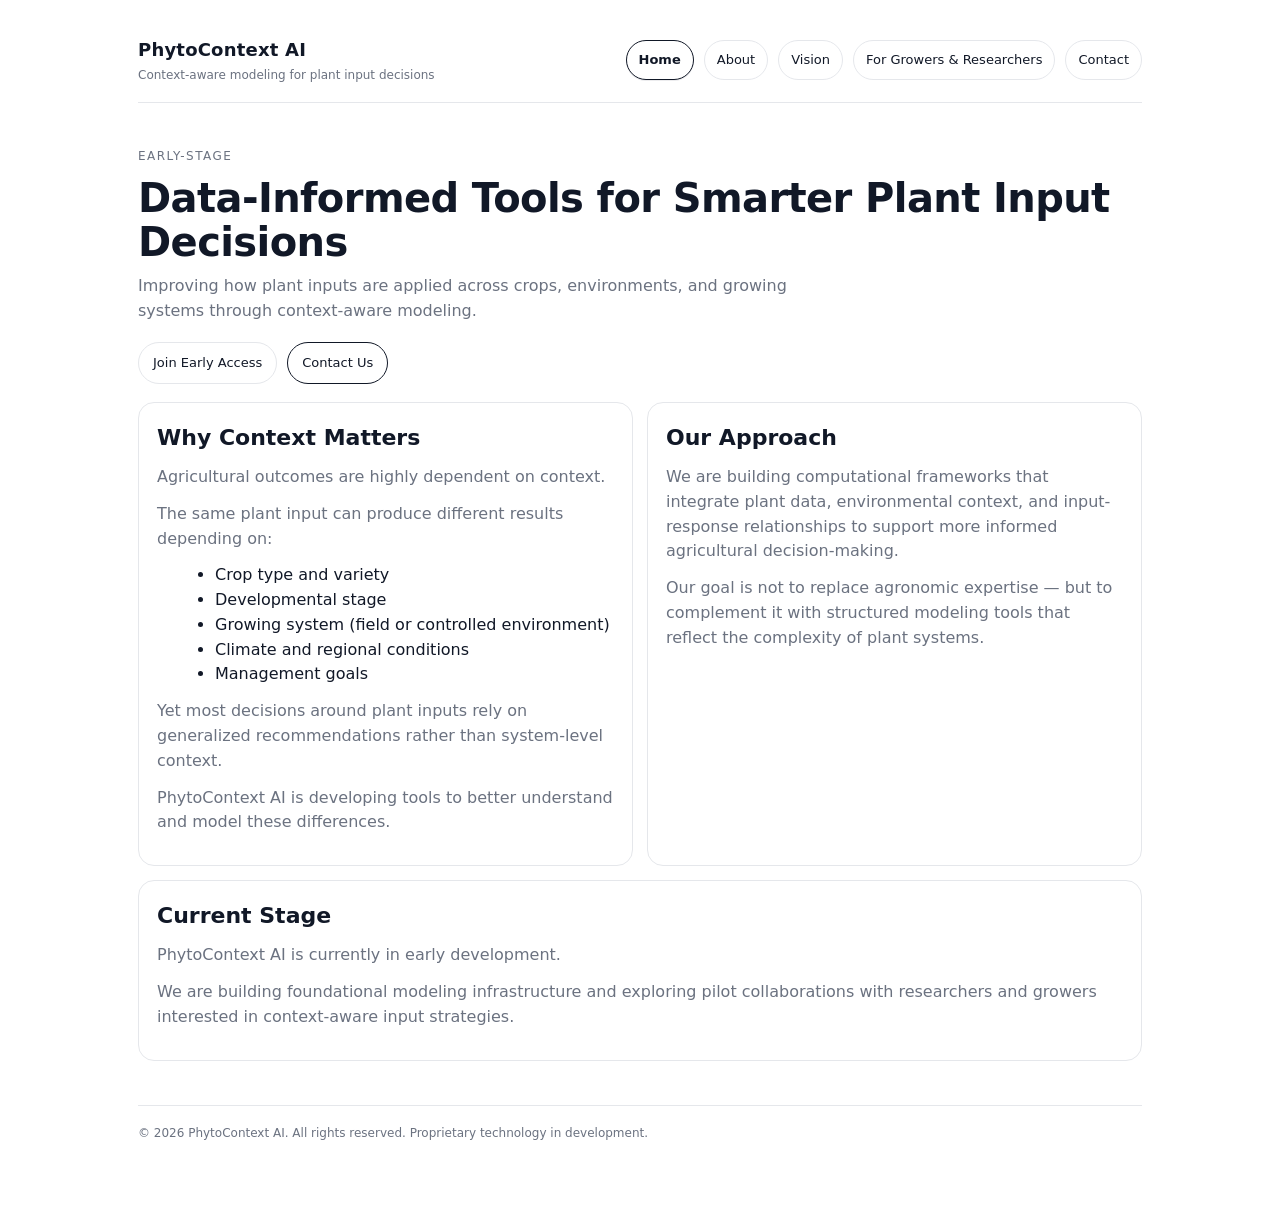
<file: index.html>
<!doctype html>
<html lang="en">
<head>
  <meta charset="utf-8"/>
  <meta name="viewport" content="width=device-width,initial-scale=1"/>
  <title>PhytoContext AI — Home</title>
  <link rel="stylesheet" href="styles.css"/>
</head>
<body>
<div class="wrap">
  <header>
    <div class="brand">
      <div class="name">PhytoContext AI</div>
      <div class="tag">Context-aware modeling for plant input decisions</div>
    </div>
    <nav>
      <a class="navlink active" href="index.html">Home</a>
      <a class="navlink" href="about.html">About</a>
      <a class="navlink" href="vision.html">Vision</a>
      <a class="navlink" href="growers.html">For Growers & Researchers</a>
      <a class="navlink" href="contact.html">Contact</a>
    </nav>
  </header>

  <section class="hero">
    <div class="kicker">Early-stage</div>
    <h1>Data-Informed Tools for Smarter Plant Input Decisions</h1>
    <p class="lead">
      Improving how plant inputs are applied across crops, environments, and growing systems through context-aware modeling.
    </p>
    <div class="cta">
      <a class="btn secondary" href="contact.html">Join Early Access</a>
      <a class="btn" href="contact.html">Contact Us</a>
    </div>
  </section>

  <div class="grid">
    <section class="card col6">
      <h2>Why Context Matters</h2>
      <p class="muted">Agricultural outcomes are highly dependent on context.</p>
      <p class="muted">The same plant input can produce different results depending on:</p>
      <ul>
        <li>Crop type and variety</li>
        <li>Developmental stage</li>
        <li>Growing system (field or controlled environment)</li>
        <li>Climate and regional conditions</li>
        <li>Management goals</li>
      </ul>
      <p class="muted" style="margin-top:12px">
        Yet most decisions around plant inputs rely on generalized recommendations rather than system-level context.
      </p>
      <p class="muted">
        PhytoContext AI is developing tools to better understand and model these differences.
      </p>
    </section>

    <section class="card col6">
      <h2>Our Approach</h2>
      <p class="muted">
        We are building computational frameworks that integrate plant data, environmental context,
        and input-response relationships to support more informed agricultural decision-making.
      </p>
      <p class="muted">
        Our goal is not to replace agronomic expertise — but to complement it with structured modeling tools
        that reflect the complexity of plant systems.
      </p>
    </section>

    <section class="card col12">
      <h2>Current Stage</h2>
      <p class="muted">PhytoContext AI is currently in early development.</p>
      <p class="muted">
        We are building foundational modeling infrastructure and exploring pilot collaborations with researchers and growers
        interested in context-aware input strategies.
      </p>
    </section>
  </div>

  <div class="footer">
    © 2026 PhytoContext AI. All rights reserved. Proprietary technology in development.
  </div>
</div>
</body>
</html>
</file>
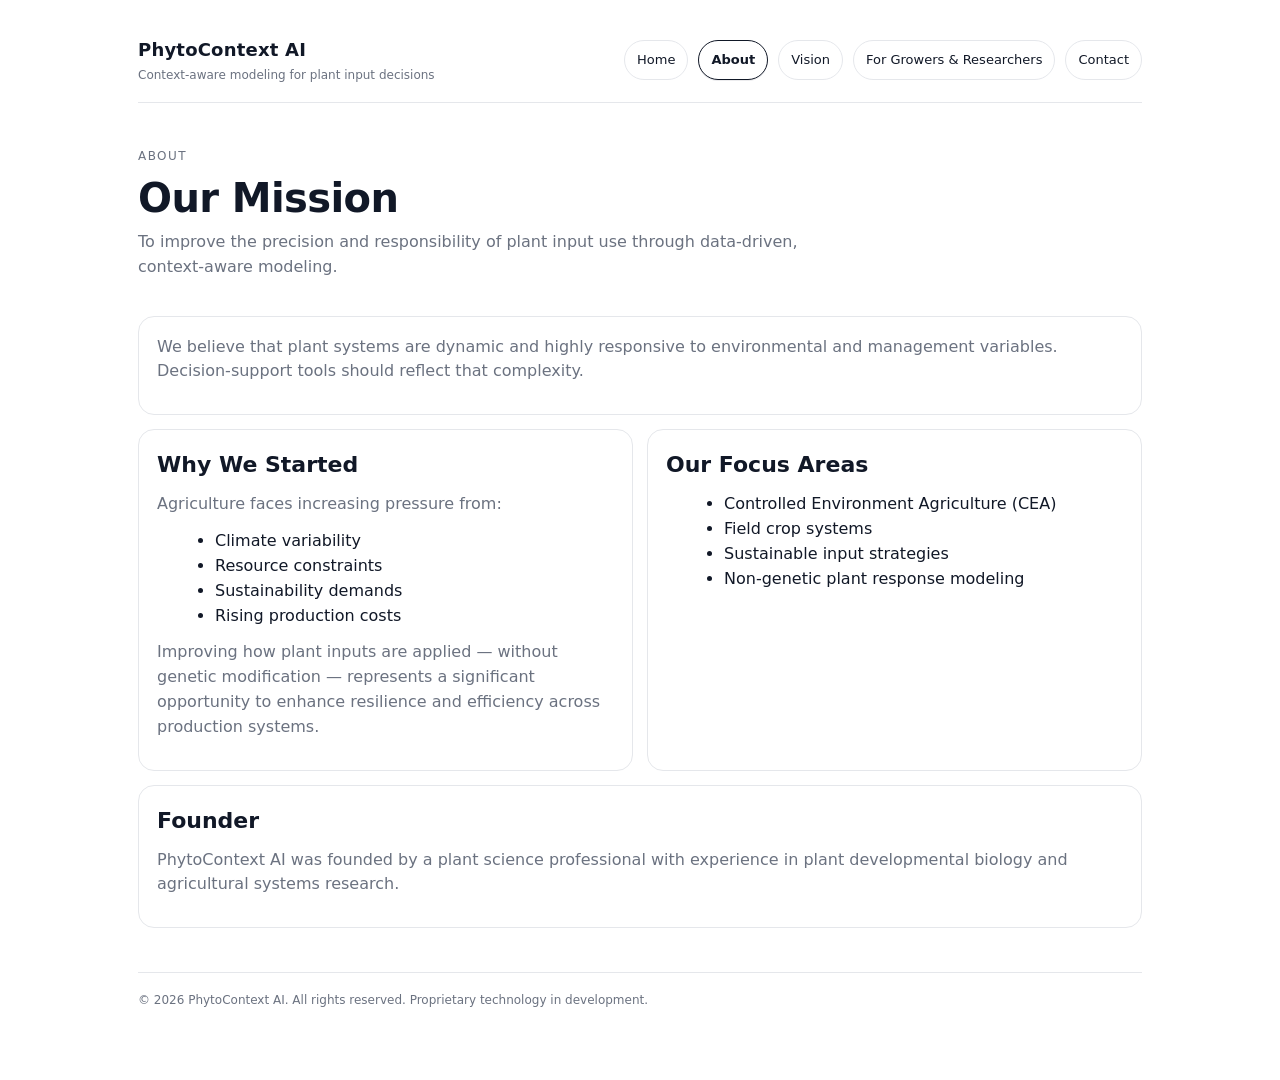
<file: about.html>
<!doctype html>
<html lang="en">
<head>
  <meta charset="utf-8"/>
  <meta name="viewport" content="width=device-width,initial-scale=1"/>
  <title>PhytoContext AI — About</title>
  <link rel="stylesheet" href="styles.css"/>
</head>
<body>
<div class="wrap">
  <header>
    <div class="brand">
      <div class="name">PhytoContext AI</div>
      <div class="tag">Context-aware modeling for plant input decisions</div>
    </div>
    <nav>
      <a class="navlink" href="index.html">Home</a>
      <a class="navlink active" href="about.html">About</a>
      <a class="navlink" href="vision.html">Vision</a>
      <a class="navlink" href="growers.html">For Growers & Researchers</a>
      <a class="navlink" href="contact.html">Contact</a>
    </nav>
  </header>

  <section class="hero">
    <div class="kicker">About</div>
    <h1>Our Mission</h1>
    <p class="lead">
      To improve the precision and responsibility of plant input use through data-driven, context-aware modeling.
    </p>
  </section>

  <div class="grid">
    <section class="card col12">
      <p class="muted">
        We believe that plant systems are dynamic and highly responsive to environmental and management variables.
        Decision-support tools should reflect that complexity.
      </p>
    </section>

    <section class="card col6">
      <h2>Why We Started</h2>
      <p class="muted">Agriculture faces increasing pressure from:</p>
      <ul>
        <li>Climate variability</li>
        <li>Resource constraints</li>
        <li>Sustainability demands</li>
        <li>Rising production costs</li>
      </ul>
      <p class="muted" style="margin-top:12px">
        Improving how plant inputs are applied — without genetic modification — represents a significant opportunity
        to enhance resilience and efficiency across production systems.
      </p>
    </section>

    <section class="card col6">
      <h2>Our Focus Areas</h2>
      <ul>
        <li>Controlled Environment Agriculture (CEA)</li>
        <li>Field crop systems</li>
        <li>Sustainable input strategies</li>
        <li>Non-genetic plant response modeling</li>
      </ul>
    </section>

    <section class="card col12">
      <h2>Founder</h2>
      <p class="muted">
        PhytoContext AI was founded by a plant science professional with experience in plant developmental biology
        and agricultural systems research.
      </p>
    </section>
  </div>

  <div class="footer">
    © 2026 PhytoContext AI. All rights reserved. Proprietary technology in development.
  </div>
</div>
</body>
</html>
</file>
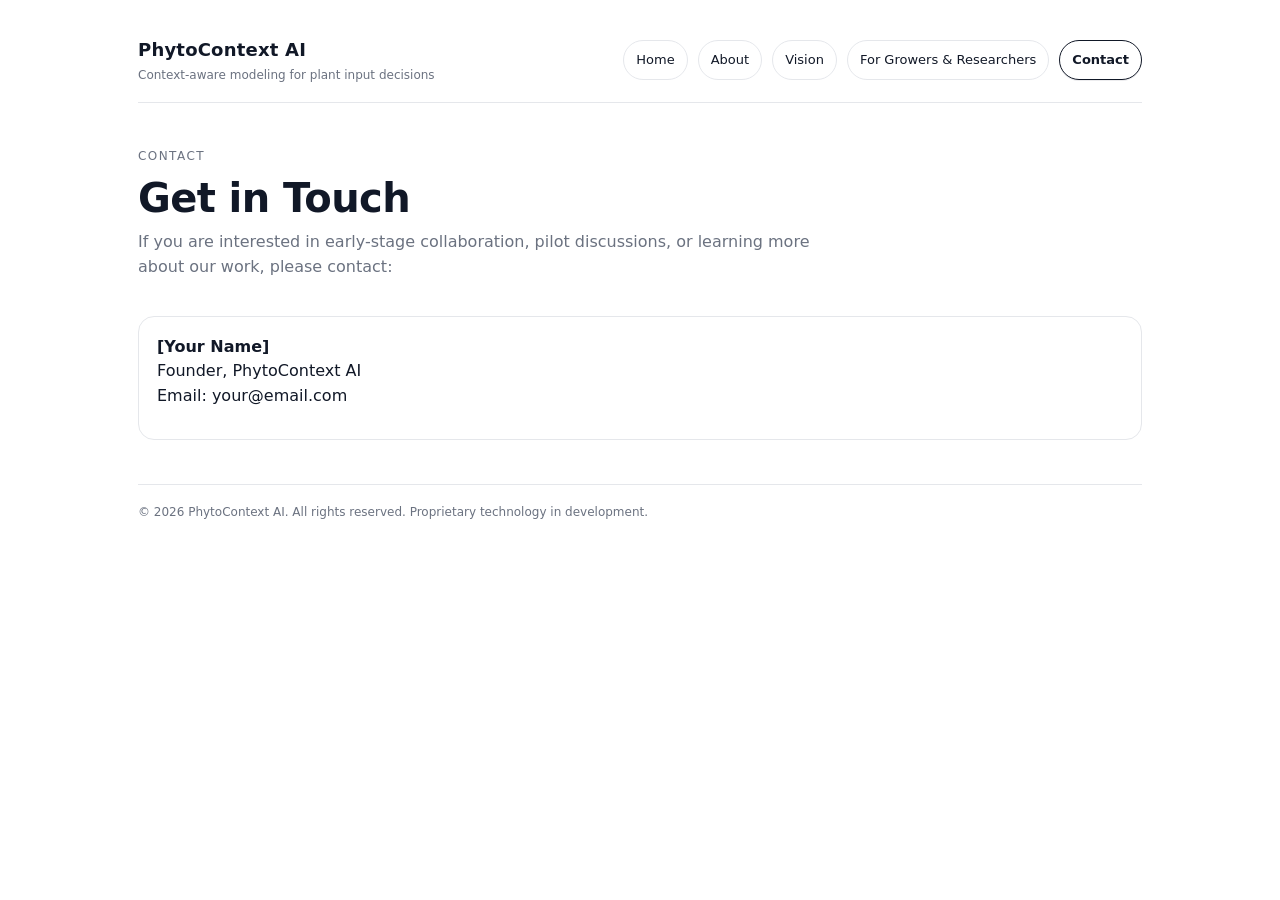
<file: contact.html>
<!doctype html>
<html lang="en">
<head>
  <meta charset="utf-8"/>
  <meta name="viewport" content="width=device-width,initial-scale=1"/>
  <title>PhytoContext AI — Contact</title>
  <link rel="stylesheet" href="styles.css"/>
</head>
<body>
<div class="wrap">
  <header>
    <div class="brand">
      <div class="name">PhytoContext AI</div>
      <div class="tag">Context-aware modeling for plant input decisions</div>
    </div>
    <nav>
      <a class="navlink" href="index.html">Home</a>
      <a class="navlink" href="about.html">About</a>
      <a class="navlink" href="vision.html">Vision</a>
      <a class="navlink" href="growers.html">For Growers & Researchers</a>
      <a class="navlink active" href="contact.html">Contact</a>
    </nav>
  </header>

  <section class="hero">
    <div class="kicker">Contact</div>
    <h1>Get in Touch</h1>
    <p class="lead">
      If you are interested in early-stage collaboration, pilot discussions, or learning more about our work, please contact:
    </p>
  </section>

  <div class="grid">
    <section class="card col12">
      <p>
        <strong>[Your Name]</strong><br/>
        Founder, PhytoContext AI<br/>
        Email: <a href="mailto:your@email.com">your@email.com</a>
      </p>
    </section>
  </div>

  <div class="footer">
    © 2026 PhytoContext AI. All rights reserved. Proprietary technology in development.
  </div>
</div>
</body>
</html>
</file>
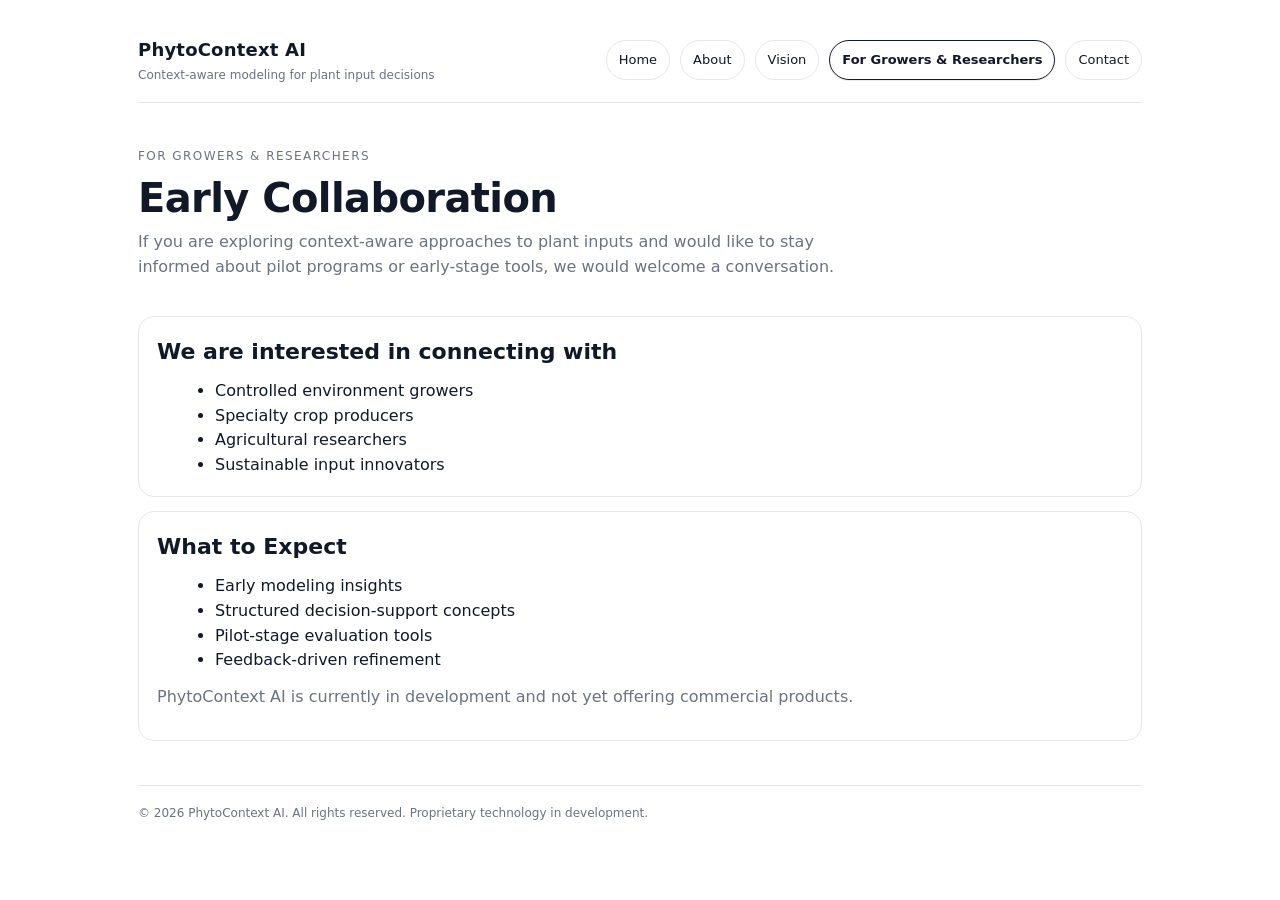
<file: growers.html>
<!doctype html>
<html lang="en">
<head>
  <meta charset="utf-8"/>
  <meta name="viewport" content="width=device-width,initial-scale=1"/>
  <title>PhytoContext AI — For Growers & Researchers</title>
  <link rel="stylesheet" href="styles.css"/>
</head>
<body>
<div class="wrap">
  <header>
    <div class="brand">
      <div class="name">PhytoContext AI</div>
      <div class="tag">Context-aware modeling for plant input decisions</div>
    </div>
    <nav>
      <a class="navlink" href="index.html">Home</a>
      <a class="navlink" href="about.html">About</a>
      <a class="navlink" href="vision.html">Vision</a>
      <a class="navlink active" href="growers.html">For Growers & Researchers</a>
      <a class="navlink" href="contact.html">Contact</a>
    </nav>
  </header>

  <section class="hero">
    <div class="kicker">For Growers & Researchers</div>
    <h1>Early Collaboration</h1>
    <p class="lead">
      If you are exploring context-aware approaches to plant inputs and would like to stay informed about pilot programs or early-stage tools,
      we would welcome a conversation.
    </p>
  </section>

  <div class="grid">
    <section class="card col12">
      <h2>We are interested in connecting with</h2>
      <ul>
        <li>Controlled environment growers</li>
        <li>Specialty crop producers</li>
        <li>Agricultural researchers</li>
        <li>Sustainable input innovators</li>
      </ul>
    </section>

    <section class="card col12">
      <h2>What to Expect</h2>
      <ul>
        <li>Early modeling insights</li>
        <li>Structured decision-support concepts</li>
        <li>Pilot-stage evaluation tools</li>
        <li>Feedback-driven refinement</li>
      </ul>
      <p class="muted" style="margin-top:12px">
        PhytoContext AI is currently in development and not yet offering commercial products.
      </p>
    </section>
  </div>

  <div class="footer">
    © 2026 PhytoContext AI. All rights reserved. Proprietary technology in development.
  </div>
</div>
</body>
</html>
</file>
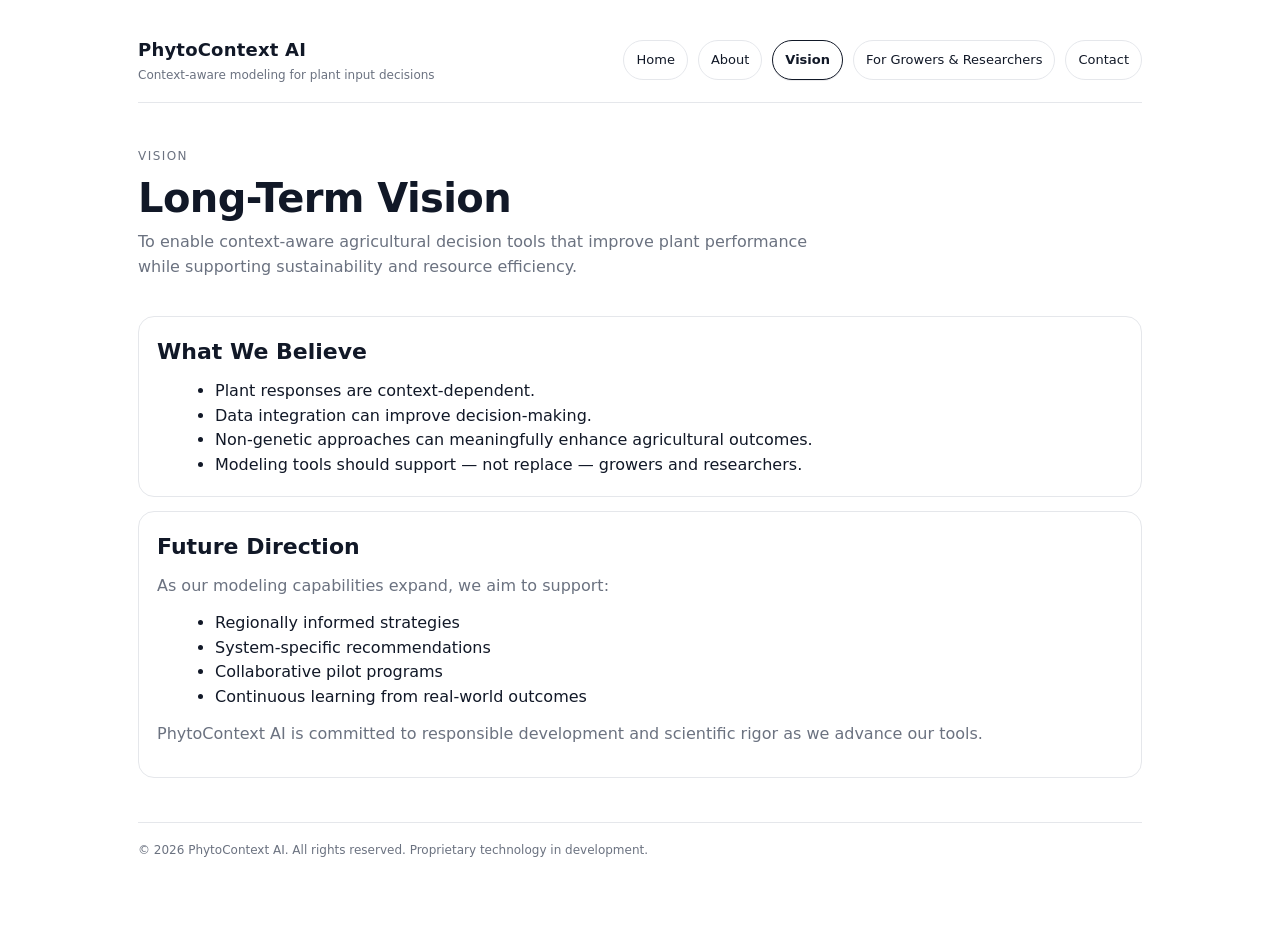
<file: vision.html>
<!doctype html>
<html lang="en">
<head>
  <meta charset="utf-8"/>
  <meta name="viewport" content="width=device-width,initial-scale=1"/>
  <title>PhytoContext AI — Vision</title>
  <link rel="stylesheet" href="styles.css"/>
</head>
<body>
<div class="wrap">
  <header>
    <div class="brand">
      <div class="name">PhytoContext AI</div>
      <div class="tag">Context-aware modeling for plant input decisions</div>
    </div>
    <nav>
      <a class="navlink" href="index.html">Home</a>
      <a class="navlink" href="about.html">About</a>
      <a class="navlink active" href="vision.html">Vision</a>
      <a class="navlink" href="growers.html">For Growers & Researchers</a>
      <a class="navlink" href="contact.html">Contact</a>
    </nav>
  </header>

  <section class="hero">
    <div class="kicker">Vision</div>
    <h1>Long-Term Vision</h1>
    <p class="lead">
      To enable context-aware agricultural decision tools that improve plant performance while supporting sustainability and resource efficiency.
    </p>
  </section>

  <div class="grid">
    <section class="card col12">
      <h2>What We Believe</h2>
      <ul>
        <li>Plant responses are context-dependent.</li>
        <li>Data integration can improve decision-making.</li>
        <li>Non-genetic approaches can meaningfully enhance agricultural outcomes.</li>
        <li>Modeling tools should support — not replace — growers and researchers.</li>
      </ul>
    </section>

    <section class="card col12">
      <h2>Future Direction</h2>
      <p class="muted">As our modeling capabilities expand, we aim to support:</p>
      <ul>
        <li>Regionally informed strategies</li>
        <li>System-specific recommendations</li>
        <li>Collaborative pilot programs</li>
        <li>Continuous learning from real-world outcomes</li>
      </ul>
      <p class="muted" style="margin-top:12px">
        PhytoContext AI is committed to responsible development and scientific rigor as we advance our tools.
      </p>
    </section>
  </div>

  <div class="footer">
    © 2026 PhytoContext AI. All rights reserved. Proprietary technology in development.
  </div>
</div>
</body>
</html>
</file>
<file: styles.css>
:root{
    --bg:#ffffff;
    --text:#111827;
    --muted:#6b7280;
    --line:#e5e7eb;
    --accent:#111827;
    --max:1040px;
    --radius:16px;
  }
  
  *{box-sizing:border-box}
  html,body{height:100%}
  body{
    margin:0;
    font-family: ui-sans-serif, system-ui, -apple-system, Segoe UI, Roboto, Helvetica, Arial;
    color:var(--text);
    background:var(--bg);
    line-height:1.55;
  }
  
  a{color:inherit;text-decoration:none}
  a:hover{text-decoration:underline}
  
  .wrap{max-width:var(--max);margin:0 auto;padding:26px 18px 70px}
  
  header{
    display:flex;align-items:center;justify-content:space-between;gap:16px;
    padding:10px 0 18px;border-bottom:1px solid var(--line);
    position:sticky;top:0;background:rgba(255,255,255,.92);backdrop-filter: blur(8px);
    z-index:10;
  }
  
  .brand{
    display:flex;flex-direction:column;gap:2px;
  }
  .brand .name{
    font-size:18px;margin:0;letter-spacing:.2px;font-weight:700;
  }
  .brand .tag{
    font-size:12px;color:var(--muted)
  }
  
  nav{display:flex;align-items:center;gap:10px;flex-wrap:wrap;justify-content:flex-end}
  .navlink, .navbtn{
    border:1px solid var(--line);
    background:#fff;
    padding:9px 12px;
    border-radius:999px;
    cursor:pointer;
    font-size:13px;
    color:var(--text);
    display:inline-flex;
    align-items:center;
    gap:8px;
  }
  .navlink.active, .navbtn.active{
    border-color:var(--accent);
    box-shadow:0 1px 0 rgba(17,24,39,.08);
    font-weight:650;
  }
  
  .dropdown{position:relative;display:inline-block}
  .menu{
    position:absolute; right:0; top:44px;
    min-width:220px;
    border:1px solid var(--line);
    background:#fff;
    border-radius:14px;
    padding:8px;
    box-shadow:0 10px 30px rgba(17,24,39,.10);
    display:none;
  }
  .menu.open{display:block}
  .menu a{
    display:block;
    padding:10px 10px;
    border-radius:12px;
    font-size:13px;
  }
  .menu a:hover{
    background:#f9fafb;
    text-decoration:none;
  }
  .caret{
    width:0;height:0;border-left:5px solid transparent;border-right:5px solid transparent;border-top:6px solid var(--text);
    opacity:.7;
  }
  
  .hero{padding:44px 0 18px}
  .kicker{font-size:12px;color:var(--muted);text-transform:uppercase;letter-spacing:.12em}
  h1{font-size:40px;margin:10px 0 10px;letter-spacing:-0.6px;line-height:1.1}
  .lead{margin:0 0 18px;color:var(--muted);max-width:70ch}
  
  .cta{display:flex;flex-wrap:wrap;gap:10px;margin-top:14px}
  .btn{
    display:inline-block;
    padding:10px 14px;
    border-radius:999px;
    border:1px solid var(--accent);
    font-size:13px;
    background:#fff;
  }
  .btn.secondary{border-color:var(--line)}
  .btn:hover{text-decoration:none;box-shadow:0 1px 0 rgba(17,24,39,.08)}
  .btn:active{transform:translateY(1px)}
  
  .grid{display:grid;grid-template-columns:repeat(12,1fr);gap:14px}
  .col6{grid-column:span 6}
  .col12{grid-column:span 12}
  
  .card{
    border:1px solid var(--line);
    border-radius:var(--radius);
    padding:18px;
    background:#fff;
  }
  
  h2{margin:0 0 10px;font-size:22px}
  p{margin:0 0 12px}
  ul{margin:8px 0 0 18px}
  .muted{color:var(--muted)}
  
  .callout{
    border-left:4px solid var(--line);
    padding-left:12px;
    color:var(--muted);
  }
  
  .footer{
    margin-top:44px;
    padding-top:18px;
    border-top:1px solid var(--line);
    color:var(--muted);
    font-size:12px;
  }
  
  @media (max-width: 820px){
    h1{font-size:32px}
    .col6{grid-column:span 12}
  }
</file>
